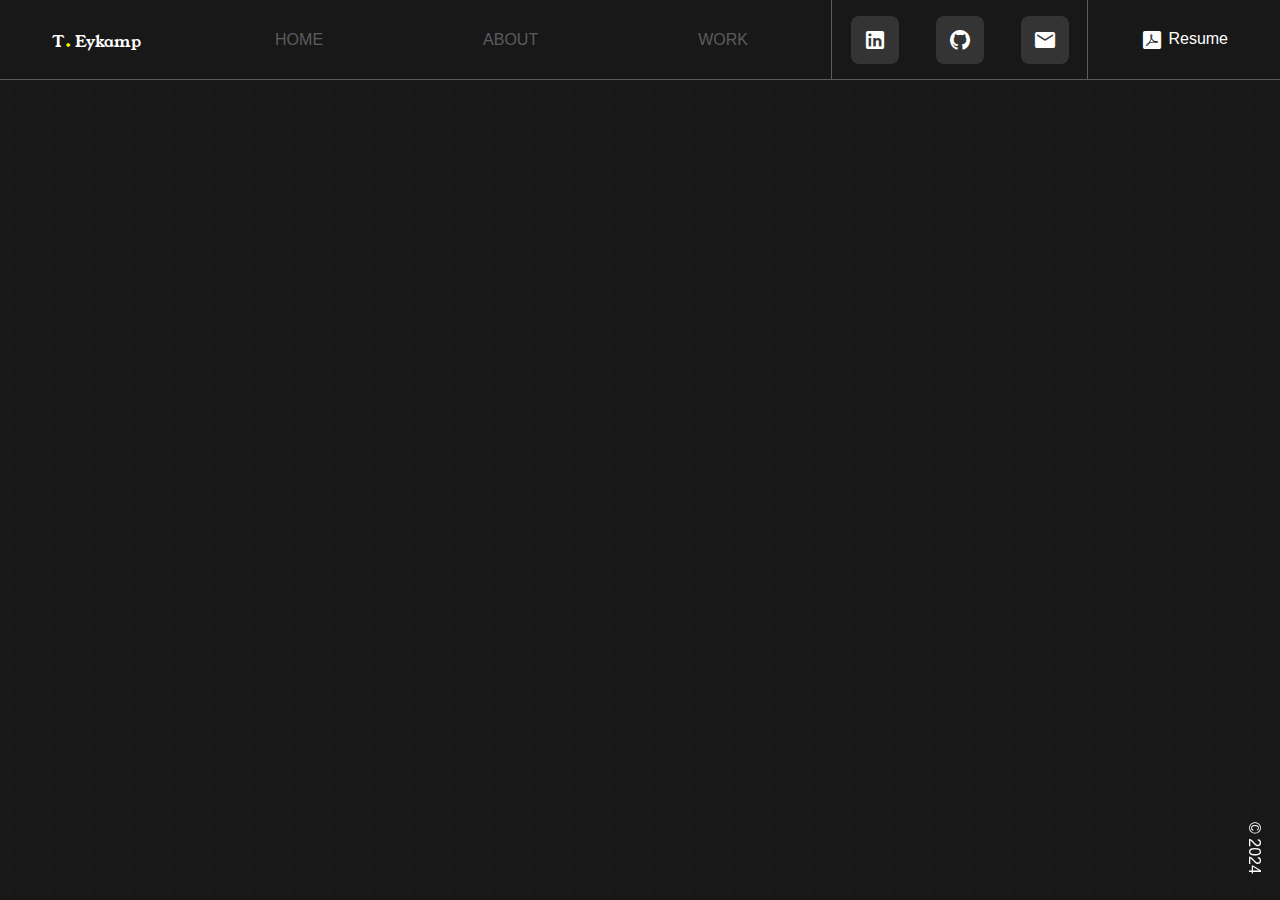
<file: index.html>
<!DOCTYPE html>
<html lang="en">

<head>
    <meta charset="UTF-8" />
    <link rel="icon" href="/favicon.png" />
    <meta name="viewport" content="width=device-width, initial-scale=1.0" />

    <meta name="title" content="Thomas Eykamp" />
    <meta name="description" content="" />

    <meta property="og:type" content="website" />
    <meta property="og:url" content="https://teykamp.github.io/" />
    <meta property="og:title" content="Thomas Eykamp" />
    <meta property="og:description" content="Thomas' portfolio site." />
    <meta property="og:image" content="/metaImage.webp" />

    <meta property="twitter:card" content="summary_large_image" />
    <meta property="twitter:url" content="https://teykamp.github.io/" />
    <meta property="twitter:title" content="Thomas Eykamp" />
    <meta property="twitter:description" content="Thomas' portfolio site." />
    <meta property="twitter:image" content="/metaImage.webp" />

    <title>Thomas Eykamp</title>
  <script type="module" crossorigin src="/assets/index-v3QOMzXt.js"></script>
  <link rel="stylesheet" crossorigin href="/assets/index-A2zZX6-M.css">
</head>

<body>
    <div id="app"></div>
</body>

</html>
</file>
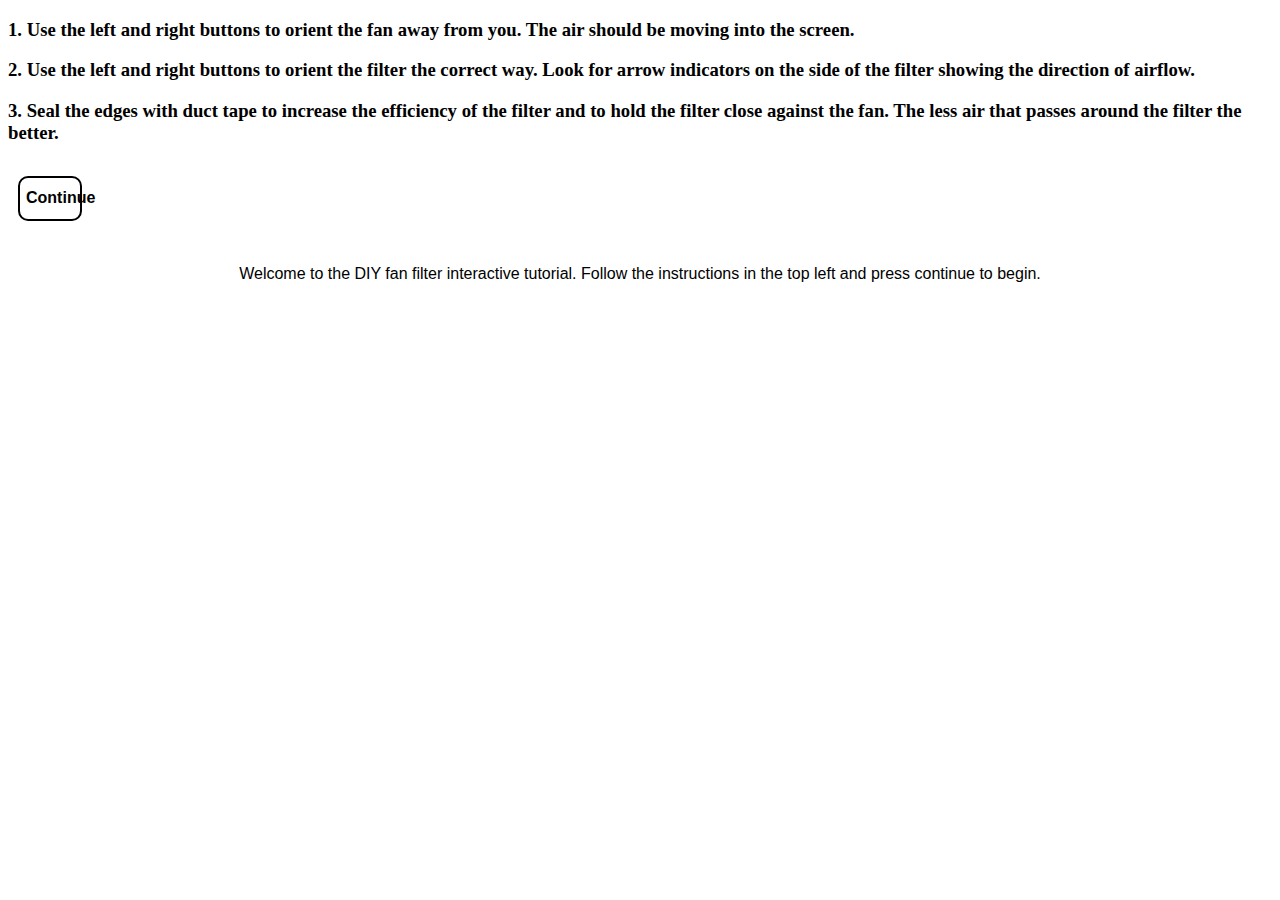
<file: Capstone (1_2023)/index.html>
<!DOCTYPE html><html lang=""><head><meta charset="utf-8"><meta http-equiv="X-UA-Compatible" content="IE=edge"><meta name="viewport" content="width=device-width,initial-scale=1"><link rel="icon" href="/fanicon.png"><title>aqtutorial</title><link href="/css/app.093d3e98.css" rel="preload" as="style"><link href="/js/app.c67c7604.js" rel="preload" as="script"><link href="/js/chunk-vendors.e525fc33.js" rel="preload" as="script"><link href="/css/app.093d3e98.css" rel="stylesheet"></head><body><noscript><strong>We're sorry but aqtutorial doesn't work properly without JavaScript enabled. Please enable it to continue.</strong></noscript><div id="app"></div><script src="/js/chunk-vendors.e525fc33.js"></script><script src="/js/app.c67c7604.js"></script></body></html>
</file>
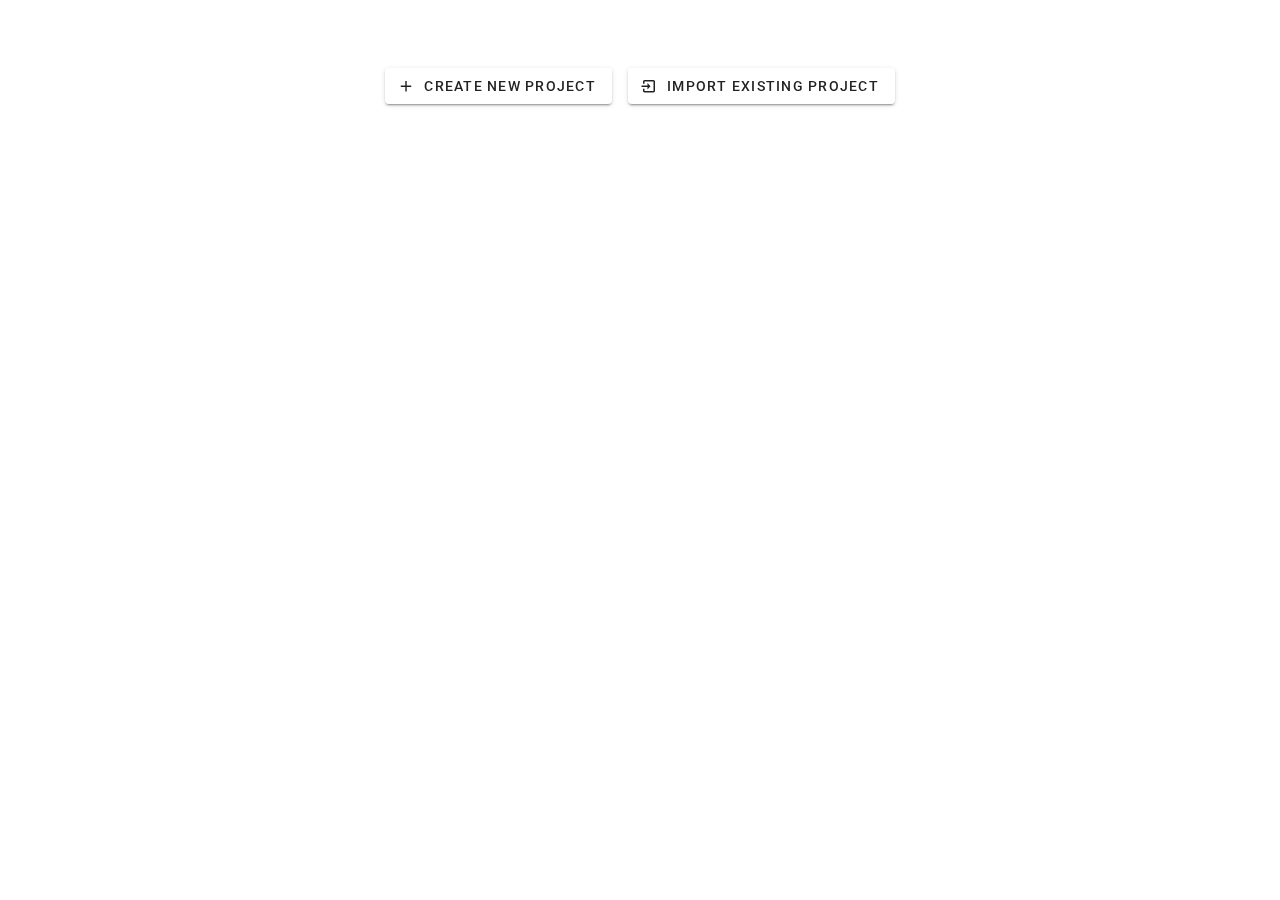
<file: Clubs V1 (9_2023)/index.html>
<!DOCTYPE html>
<html lang="en">

<head>
    <meta charset="UTF-8" />
    <link rel="icon" href="/favicon.ico" />
    <meta name="viewport" content="width=device-width, initial-scale=1.0" />
    <title>Vuetify 3</title>
  <script type="module" crossorigin src="/assets/index-8717859f.js"></script>
  <link rel="stylesheet" href="/assets/index-8a378fbb.css">
</head>

<body>
    <div id="app"></div>
    
</body>

</html>
</file>
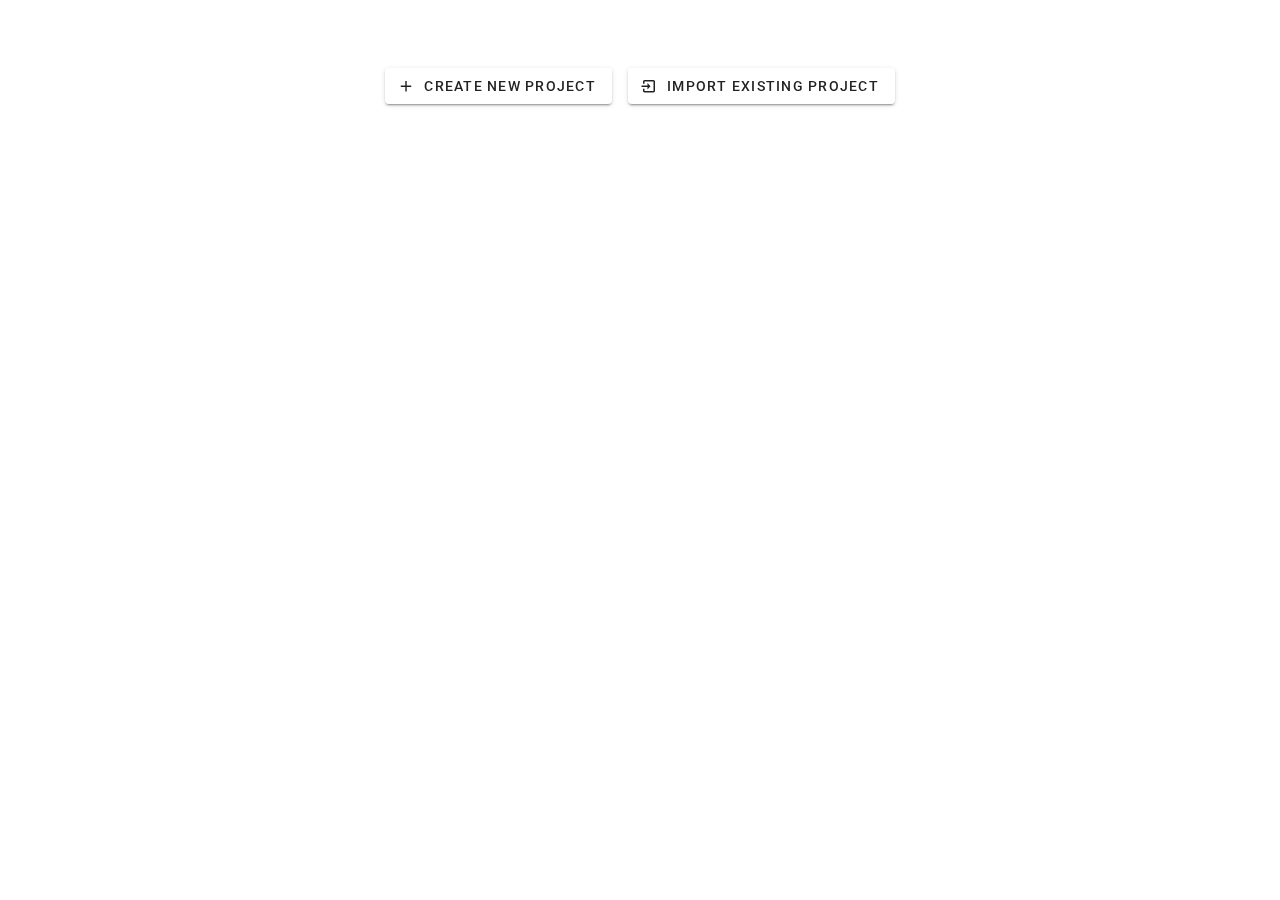
<file: Clubs V2 (11_2023)/index.html>
<!DOCTYPE html>
<html lang="en">

<head>
    <meta charset="UTF-8" />
    <link rel="icon" href="/favicon.ico" />
    <meta name="viewport" content="width=device-width, initial-scale=1.0" />
    <title>Vuetify 3</title>
  <script type="module" crossorigin src="/assets/index-dfe76471.js"></script>
  <link rel="stylesheet" href="/assets/index-30431a9f.css">
</head>

<body>
    <div id="app"></div>
    
</body>

</html>
</file>
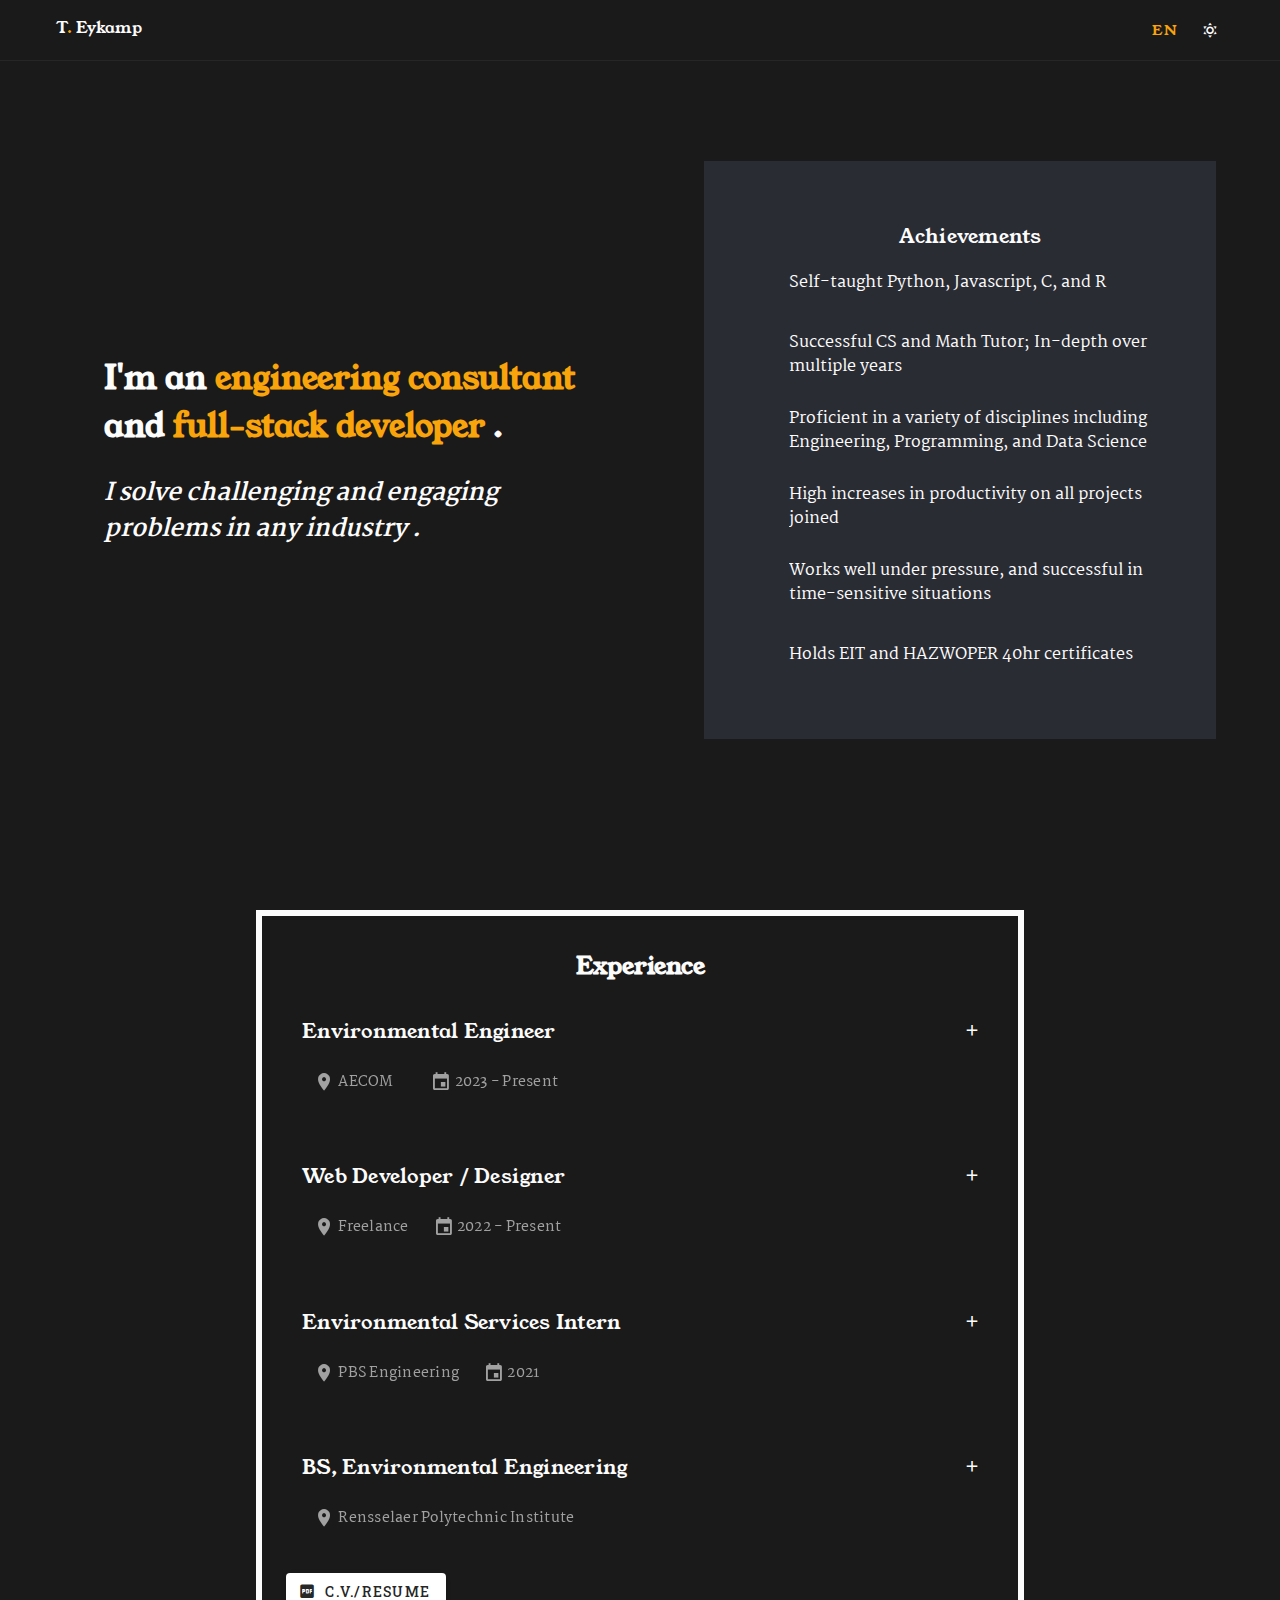
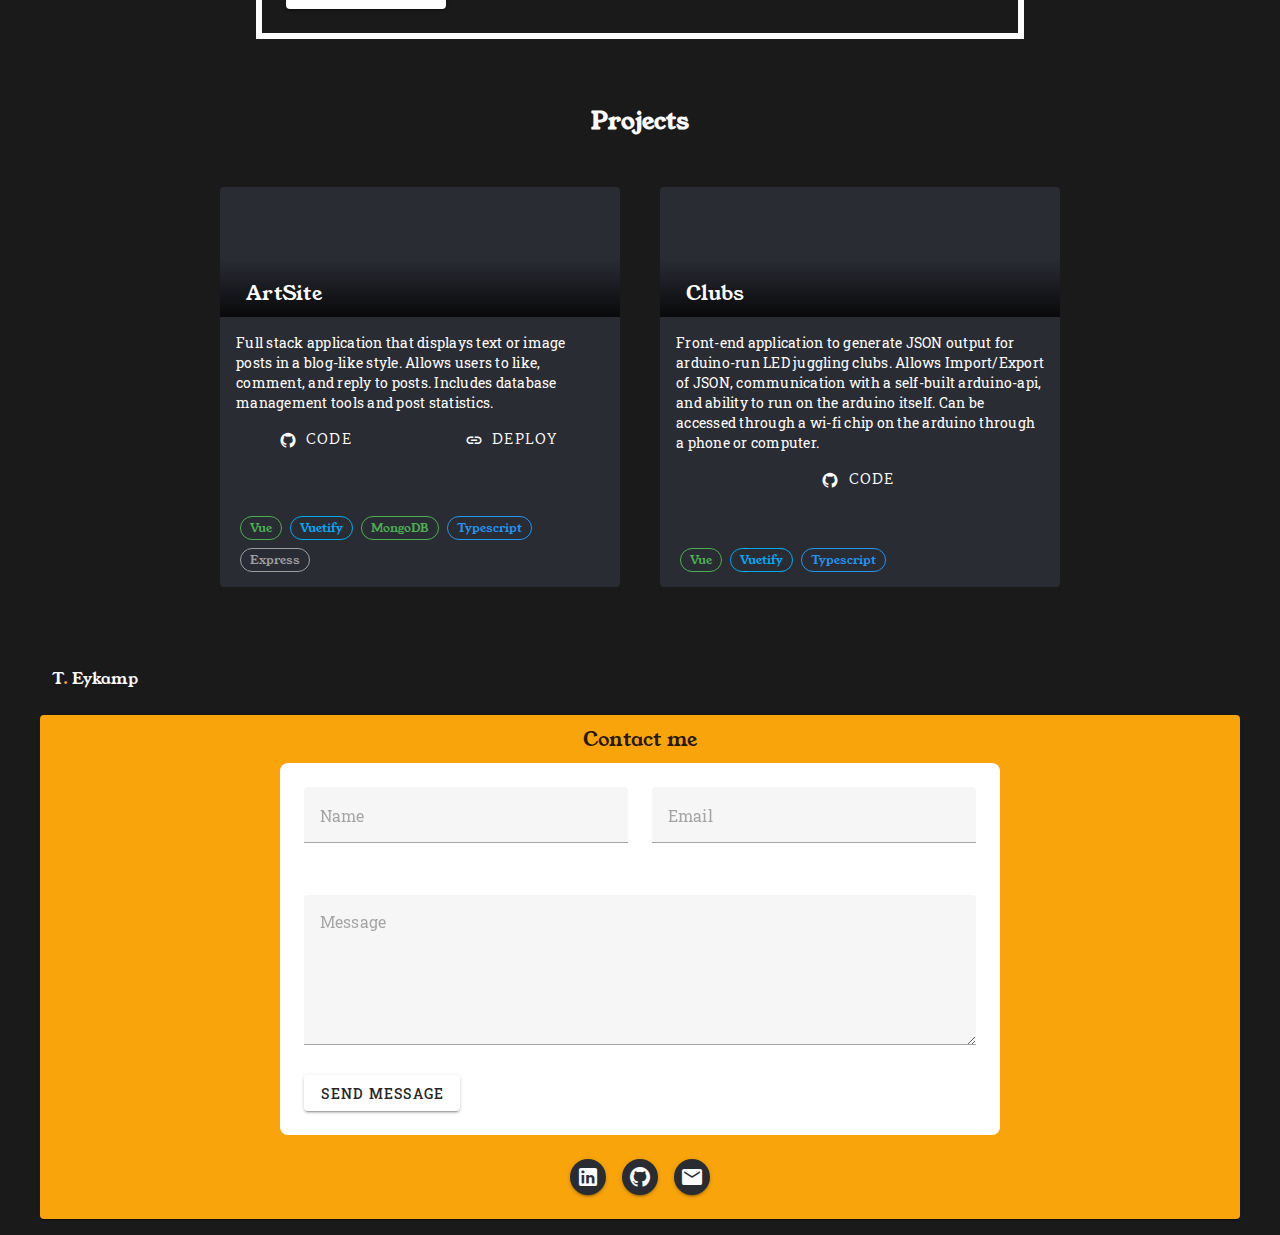
<file: Homepage (1_2024)/index.html>
<!doctype html>
<html lang="en">
  <head>
    <meta charset="UTF-8" />
    <link rel="icon" type="image/svg+xml" href="[data-uri]" />
    <meta name="viewport" content="width=device-width, initial-scale=1.0" />
    <title>Thomas Eykamp</title>
    <script type="module" crossorigin src="/assets/index-c3a32ad8.js"></script>
    <link rel="stylesheet" href="/assets/index-37ef954a.css">
  </head>
  <body>
    <div id="app"></div>
    
  </body>
</html>
</file>
